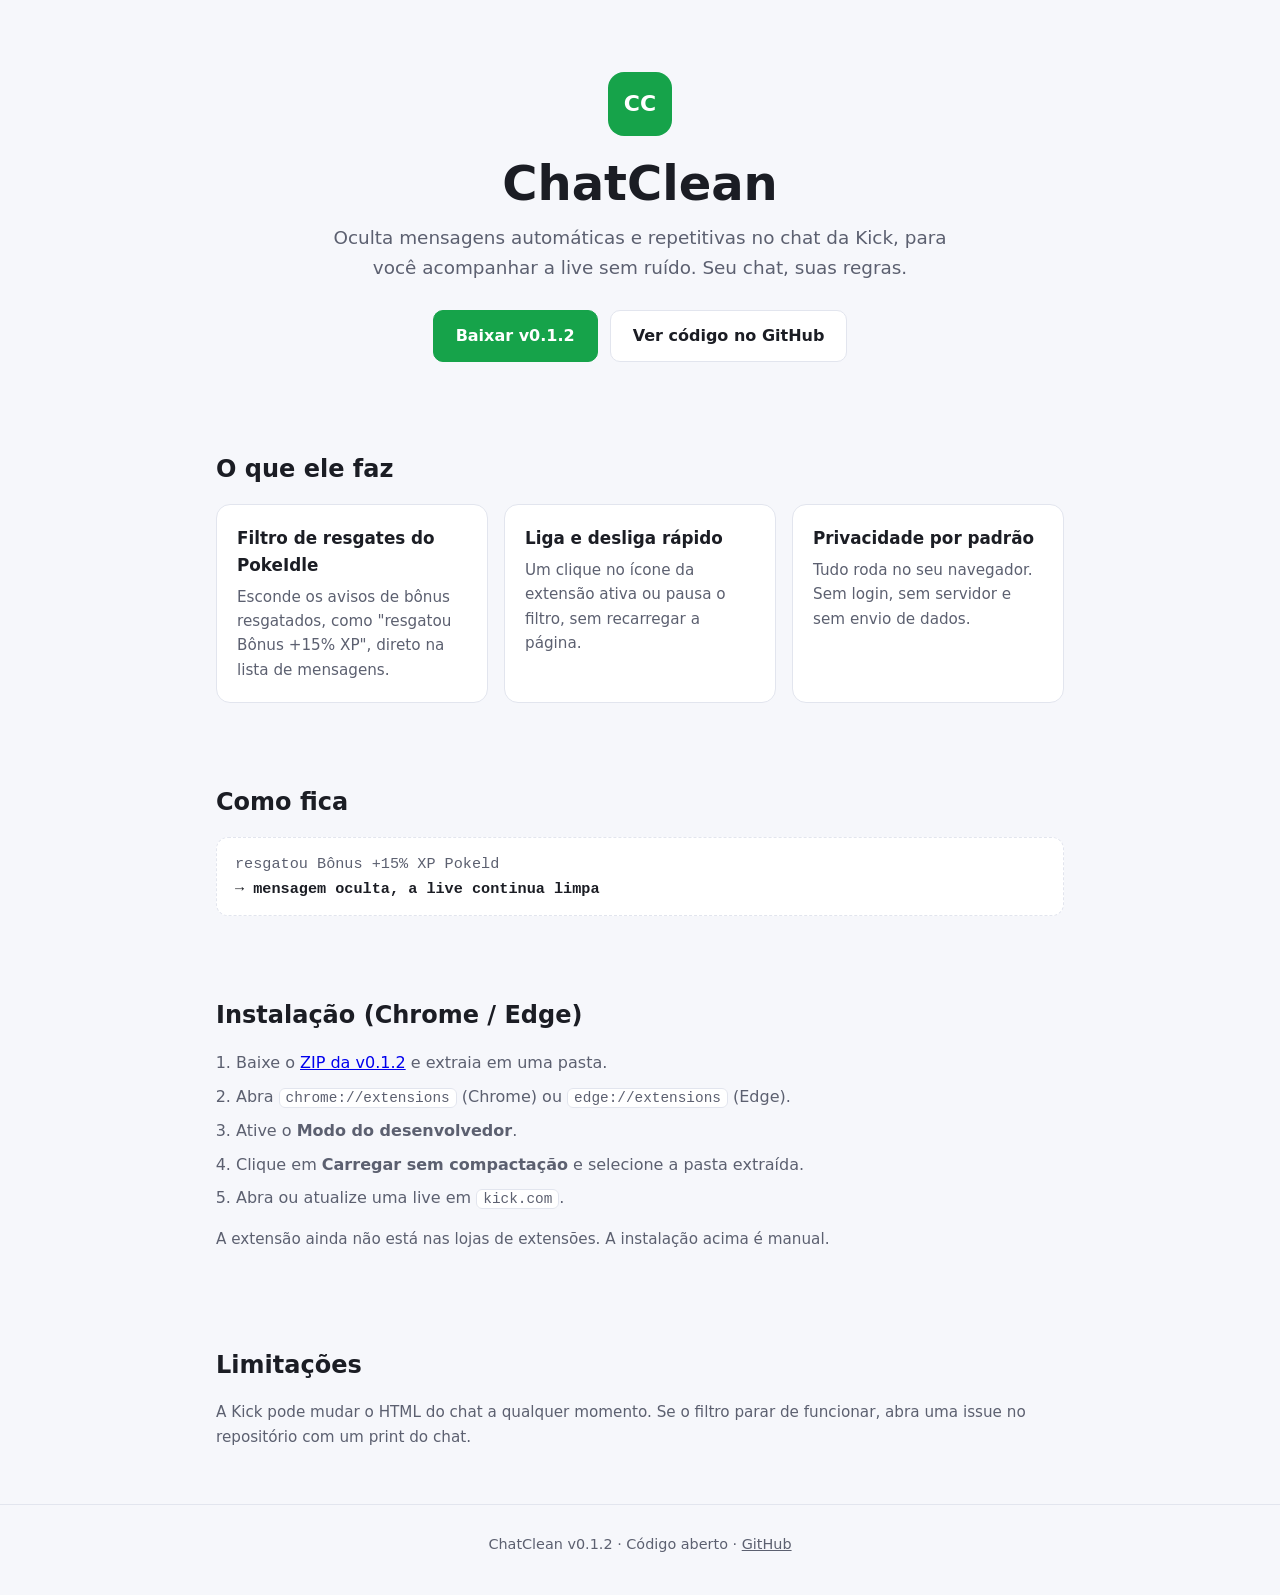
<file: docs/index.html>
<!doctype html>
<html lang="pt-BR">
<head>
  <meta charset="utf-8">
  <meta name="viewport" content="width=device-width, initial-scale=1">
  <title>ChatClean - Seu chat, suas regras</title>
  <meta name="description" content="ChatClean oculta mensagens automáticas e repetitivas no chat da Kick. Processamento local, sem login e sem servidor.">
  <style>
    :root {
      --bg: #f6f7fb;
      --card: #ffffff;
      --text: #1b1d24;
      --muted: #5c6070;
      --accent: #16a34a;
      --accent-ink: #ffffff;
      --border: #e2e5ee;
    }
    @media (prefers-color-scheme: dark) {
      :root:not([data-theme="light"]) {
        --bg: #0f1117;
        --card: #181b24;
        --text: #eef0f6;
        --muted: #a2a8ba;
        --accent: #22c55e;
        --accent-ink: #06210f;
        --border: #2a2e3b;
      }
    }
    :root[data-theme="dark"] {
      --bg: #0f1117;
      --card: #181b24;
      --text: #eef0f6;
      --muted: #a2a8ba;
      --accent: #22c55e;
      --accent-ink: #06210f;
      --border: #2a2e3b;
    }
    * { box-sizing: border-box; }
    body {
      margin: 0;
      background: var(--bg);
      color: var(--text);
      font: 16px/1.6 system-ui, -apple-system, "Segoe UI", Roboto, sans-serif;
    }
    .wrap { max-width: 880px; margin: 0 auto; padding: 0 16px; }
    header.hero { padding: 72px 0 48px; text-align: center; }
    .mark {
      display: inline-grid; place-items: center;
      width: 64px; height: 64px; border-radius: 16px;
      background: var(--accent); color: var(--accent-ink);
      font-weight: 800; font-size: 22px; margin-bottom: 20px;
    }
    h1 { font-size: clamp(2rem, 5vw, 3rem); margin: 0 0 12px; line-height: 1.15; }
    .lead { color: var(--muted); font-size: 1.15rem; margin: 0 auto 28px; max-width: 620px; }
    .btns { display: flex; gap: 12px; justify-content: center; flex-wrap: wrap; }
    .btn {
      display: inline-block; padding: 12px 22px; border-radius: 10px;
      text-decoration: none; font-weight: 600; border: 1px solid var(--border);
      color: var(--text); background: var(--card);
    }
    .btn.primary { background: var(--accent); color: var(--accent-ink); border-color: var(--accent); }
    .btn:hover { opacity: .9; }
    section { padding: 40px 0; }
    h2 { font-size: 1.5rem; margin: 0 0 16px; }
    .grid { display: grid; gap: 16px; grid-template-columns: repeat(auto-fit, minmax(230px, 1fr)); }
    .card {
      background: var(--card); border: 1px solid var(--border);
      border-radius: 14px; padding: 20px;
    }
    .card h3 { margin: 0 0 6px; font-size: 1.05rem; }
    .card p { margin: 0; color: var(--muted); font-size: .95rem; }
    .example {
      background: var(--card); border: 1px dashed var(--border);
      border-radius: 12px; padding: 14px 18px; font-family: ui-monospace, Menlo, Consolas, monospace;
      font-size: .95rem; color: var(--muted);
    }
    .example strong { color: var(--text); }
    ol.steps { padding-left: 20px; margin: 0; }
    ol.steps li { margin-bottom: 8px; color: var(--muted); }
    code {
      background: var(--card); border: 1px solid var(--border);
      border-radius: 6px; padding: 1px 6px; font-size: .9em;
    }
    .notice { color: var(--muted); font-size: .95rem; }
    footer {
      border-top: 1px solid var(--border); padding: 28px 0 40px;
      color: var(--muted); font-size: .9rem; text-align: center;
    }
    footer a { color: var(--muted); }
  </style>
</head>
<body>
  <header class="hero">
    <div class="wrap">
      <div class="mark">CC</div>
      <h1>ChatClean</h1>
      <p class="lead">Oculta mensagens automáticas e repetitivas no chat da Kick, para você acompanhar a live sem ruído. Seu chat, suas regras.</p>
      <div class="btns">
        <a class="btn primary" href="https://github.com/paulozy/chatclean/releases/tag/v0.1.2">Baixar v0.1.2</a>
        <a class="btn" href="https://github.com/paulozy/chatclean">Ver código no GitHub</a>
      </div>
    </div>
  </header>

  <main class="wrap">
    <section>
      <h2>O que ele faz</h2>
      <div class="grid">
        <div class="card">
          <h3>Filtro de resgates do PokeIdle</h3>
          <p>Esconde os avisos de bônus resgatados, como "resgatou Bônus +15% XP", direto na lista de mensagens.</p>
        </div>
        <div class="card">
          <h3>Liga e desliga rápido</h3>
          <p>Um clique no ícone da extensão ativa ou pausa o filtro, sem recarregar a página.</p>
        </div>
        <div class="card">
          <h3>Privacidade por padrão</h3>
          <p>Tudo roda no seu navegador. Sem login, sem servidor e sem envio de dados.</p>
        </div>
      </div>
    </section>

    <section>
      <h2>Como fica</h2>
      <div class="example">
        <span>resgatou Bônus +15% XP Pokeld</span><br>
        <strong>→ mensagem oculta, a live continua limpa</strong>
      </div>
    </section>

    <section>
      <h2>Instalação (Chrome / Edge)</h2>
      <ol class="steps">
        <li>Baixe o <a href="https://github.com/paulozy/chatclean/releases/tag/v0.1.2">ZIP da v0.1.2</a> e extraia em uma pasta.</li>
        <li>Abra <code>chrome://extensions</code> (Chrome) ou <code>edge://extensions</code> (Edge).</li>
        <li>Ative o <strong>Modo do desenvolvedor</strong>.</li>
        <li>Clique em <strong>Carregar sem compactação</strong> e selecione a pasta extraída.</li>
        <li>Abra ou atualize uma live em <code>kick.com</code>.</li>
      </ol>
      <p class="notice">A extensão ainda não está nas lojas de extensões. A instalação acima é manual.</p>
    </section>

    <section>
      <h2>Limitações</h2>
      <p class="notice">A Kick pode mudar o HTML do chat a qualquer momento. Se o filtro parar de funcionar, abra uma issue no repositório com um print do chat.</p>
    </section>
  </main>

  <footer>
    <div class="wrap">
      ChatClean v0.1.2 · Código aberto ·
      <a href="https://github.com/paulozy/chatclean">GitHub</a>
    </div>
  </footer>
</body>
</html>
</file>
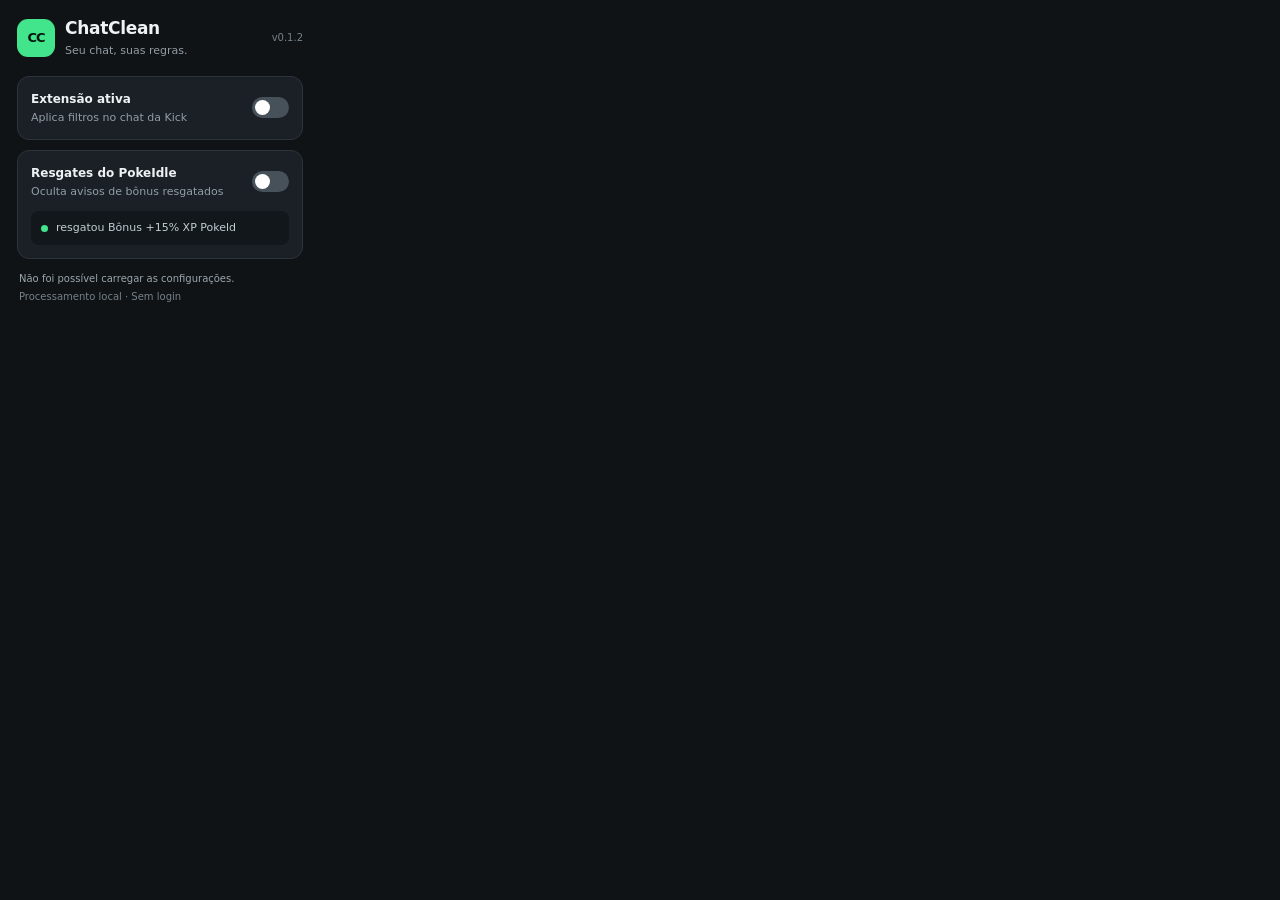
<file: popup.html>
<!doctype html>
<html lang="pt-BR">
<head>
  <meta charset="utf-8">
  <meta name="viewport" content="width=device-width, initial-scale=1">
  <title>ChatClean</title>
  <link rel="stylesheet" href="src/popup.css">
</head>
<body>
  <main class="app">
    <header>
      <div class="brand-mark">CC</div>
      <div>
        <h1>ChatClean</h1>
        <p>Seu chat, suas regras.</p>
      </div>
      <span class="version">v0.1.2</span>
    </header>

    <section class="status-row">
      <div>
        <strong>Extensão ativa</strong>
        <small>Aplica filtros no chat da Kick</small>
      </div>
      <label class="switch" aria-label="Ativar extensão">
        <input id="enabled" type="checkbox">
        <span class="slider"></span>
      </label>
    </section>

    <section class="filter-card">
      <div class="filter-heading">
        <div>
          <strong>Resgates do PokeIdle</strong>
          <small>Oculta avisos de bônus resgatados</small>
        </div>
        <label class="switch" aria-label="Ativar filtro PokeIdle">
          <input id="pokeidle" type="checkbox">
          <span class="slider"></span>
        </label>
      </div>
      <div class="example">
        <span class="dot"></span>
        <span>resgatou Bônus +15% XP Pokeld</span>
      </div>
    </section>

    <footer>
      <span id="save-status">Configurações salvas neste navegador.</span>
      <span>Processamento local · Sem login</span>
    </footer>
  </main>
  <script src="src/popup.js"></script>
</body>
</html>
</file>
<file: src/popup.css>
* { box-sizing: border-box; }
body {
  margin: 0; width: 320px; background: #101316; color: #eef2f4;
  font: 13px/1.4 Inter, system-ui, -apple-system, Segoe UI, sans-serif;
}
.app { padding: 17px; }
header { display:flex; align-items:center; gap:10px; margin-bottom:18px; }
.brand-mark {
  width:38px;height:38px;border-radius:11px;display:grid;place-items:center;
  color:#07130d;background:#42e58b;font-weight:900;letter-spacing:-1px;
}
h1 { margin:0;font-size:17px;letter-spacing:-.3px; }
header p, small { display:block;margin:2px 0 0;color:#929da5;font-size:11px; }
.version { margin-left:auto;color:#75818a;font-size:10px; }
.status-row,.filter-card {
  background:#1a2025;border:1px solid #2b343b;border-radius:12px;padding:13px;
}
.status-row { display:flex;align-items:center;justify-content:space-between;margin-bottom:10px; }
strong { font-size:12px; }
.switch { position:relative;display:inline-block;width:37px;height:21px;flex:none; }
.switch input { opacity:0;width:0;height:0; }
.slider { position:absolute;inset:0;background:#46515a;border-radius:20px;cursor:pointer;transition:.18s; }
.slider:before { content:"";position:absolute;width:15px;height:15px;left:3px;top:3px;background:white;border-radius:50%;transition:.18s; }
input:checked + .slider { background:#24c875; }
input:checked + .slider:before { transform:translateX(16px); }
.filter-heading { display:flex;justify-content:space-between;align-items:center;gap:12px; }
.example {
  margin-top:12px;padding:9px 10px;border-radius:8px;background:#11171b;
  color:#c4cdd2;font-size:11px;display:flex;align-items:center;gap:8px;
}
.dot { width:7px;height:7px;border-radius:50%;background:#42e58b;flex:none; }
footer { display:flex;flex-direction:column;gap:4px;margin:13px 2px 0;color:#75818a;font-size:10px; }
#save-status { color:#9aa7ae; }
</file>
